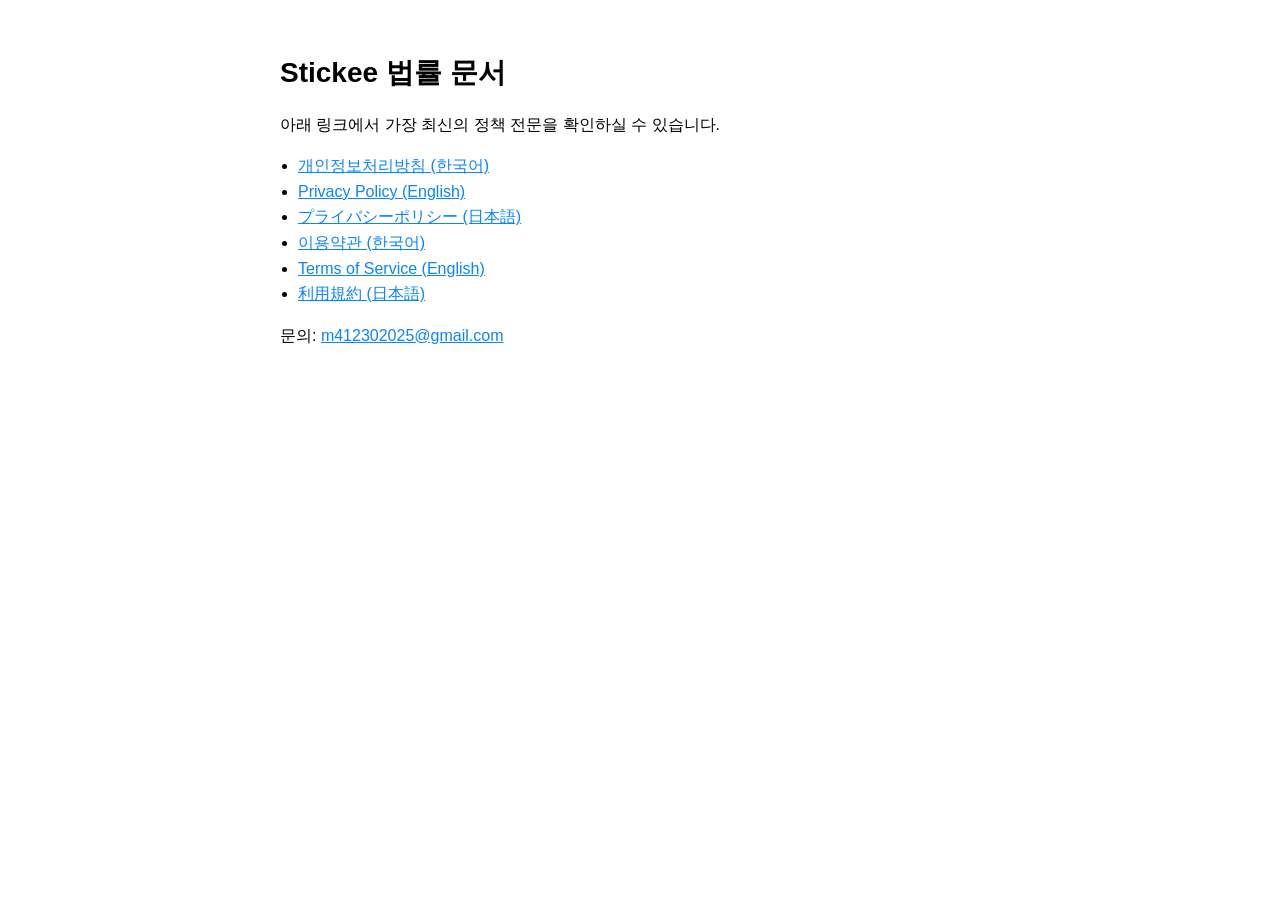
<file: index.html>
<!doctype html>
<html lang="ko">
<head>
<meta charset="utf-8">
<meta name="viewport" content="width=device-width,initial-scale=1">
<title>Stickee — Legal</title>
<style>
  :root { color-scheme: light dark; }
  body { font-family: -apple-system, BlinkMacSystemFont, "Helvetica Neue", sans-serif;
         max-width: 720px; margin: 0 auto; padding: 32px 20px; line-height: 1.6; }
  h1 { font-size: 28px; margin-bottom: 8px; }
  ul { padding-left: 18px; }
  a { color: #0a84ff; }
</style>
</head>
<body>
  <h1>Stickee 법률 문서</h1>
  <p>아래 링크에서 가장 최신의 정책 전문을 확인하실 수 있습니다.</p>
  <ul>
    <li><a href="privacy.html">개인정보처리방침 (한국어)</a></li>
    <li><a href="privacy.en.html">Privacy Policy (English)</a></li>
    <li><a href="privacy.ja.html">プライバシーポリシー (日本語)</a></li>
    <li><a href="terms.html">이용약관 (한국어)</a></li>
    <li><a href="terms.en.html">Terms of Service (English)</a></li>
    <li><a href="terms.ja.html">利用規約 (日本語)</a></li>
  </ul>
  <p>문의: <a href="mailto:m412302025@gmail.com">m412302025@gmail.com</a></p>
</body>
</html>
</file>
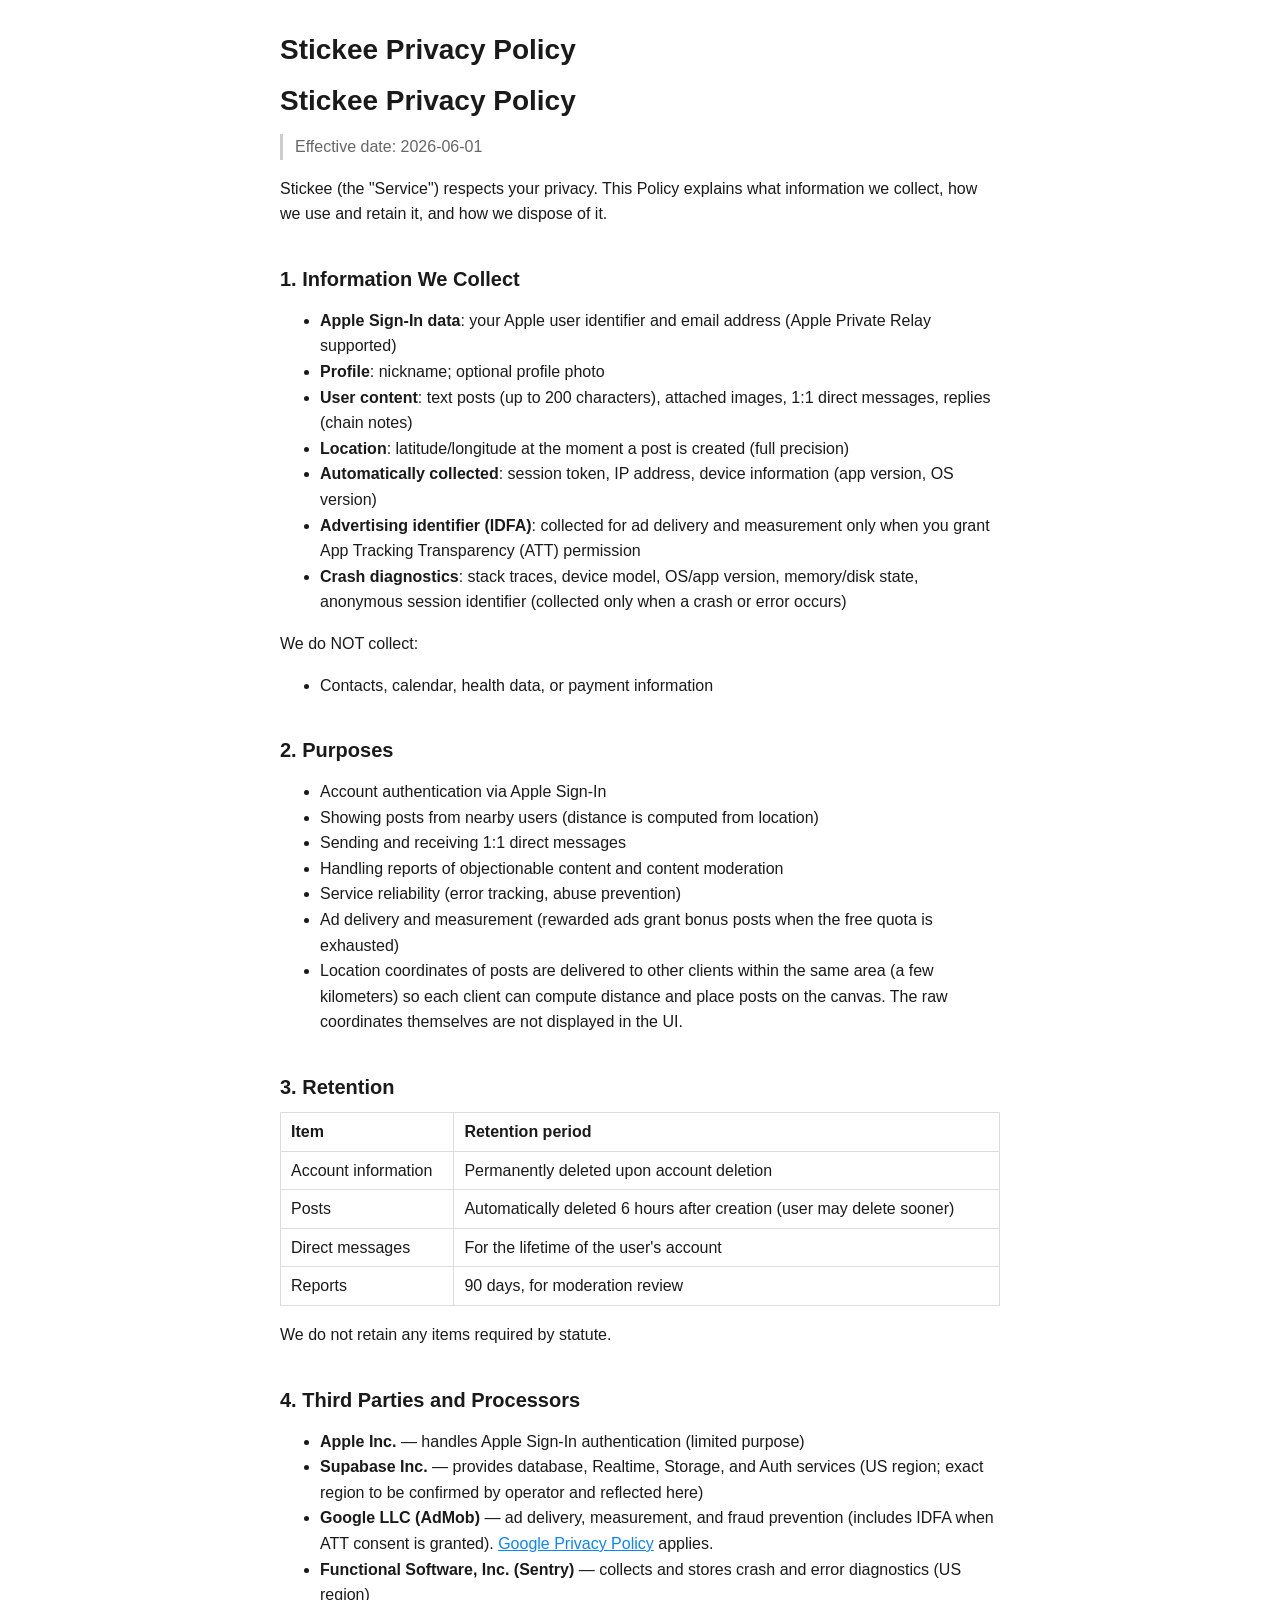
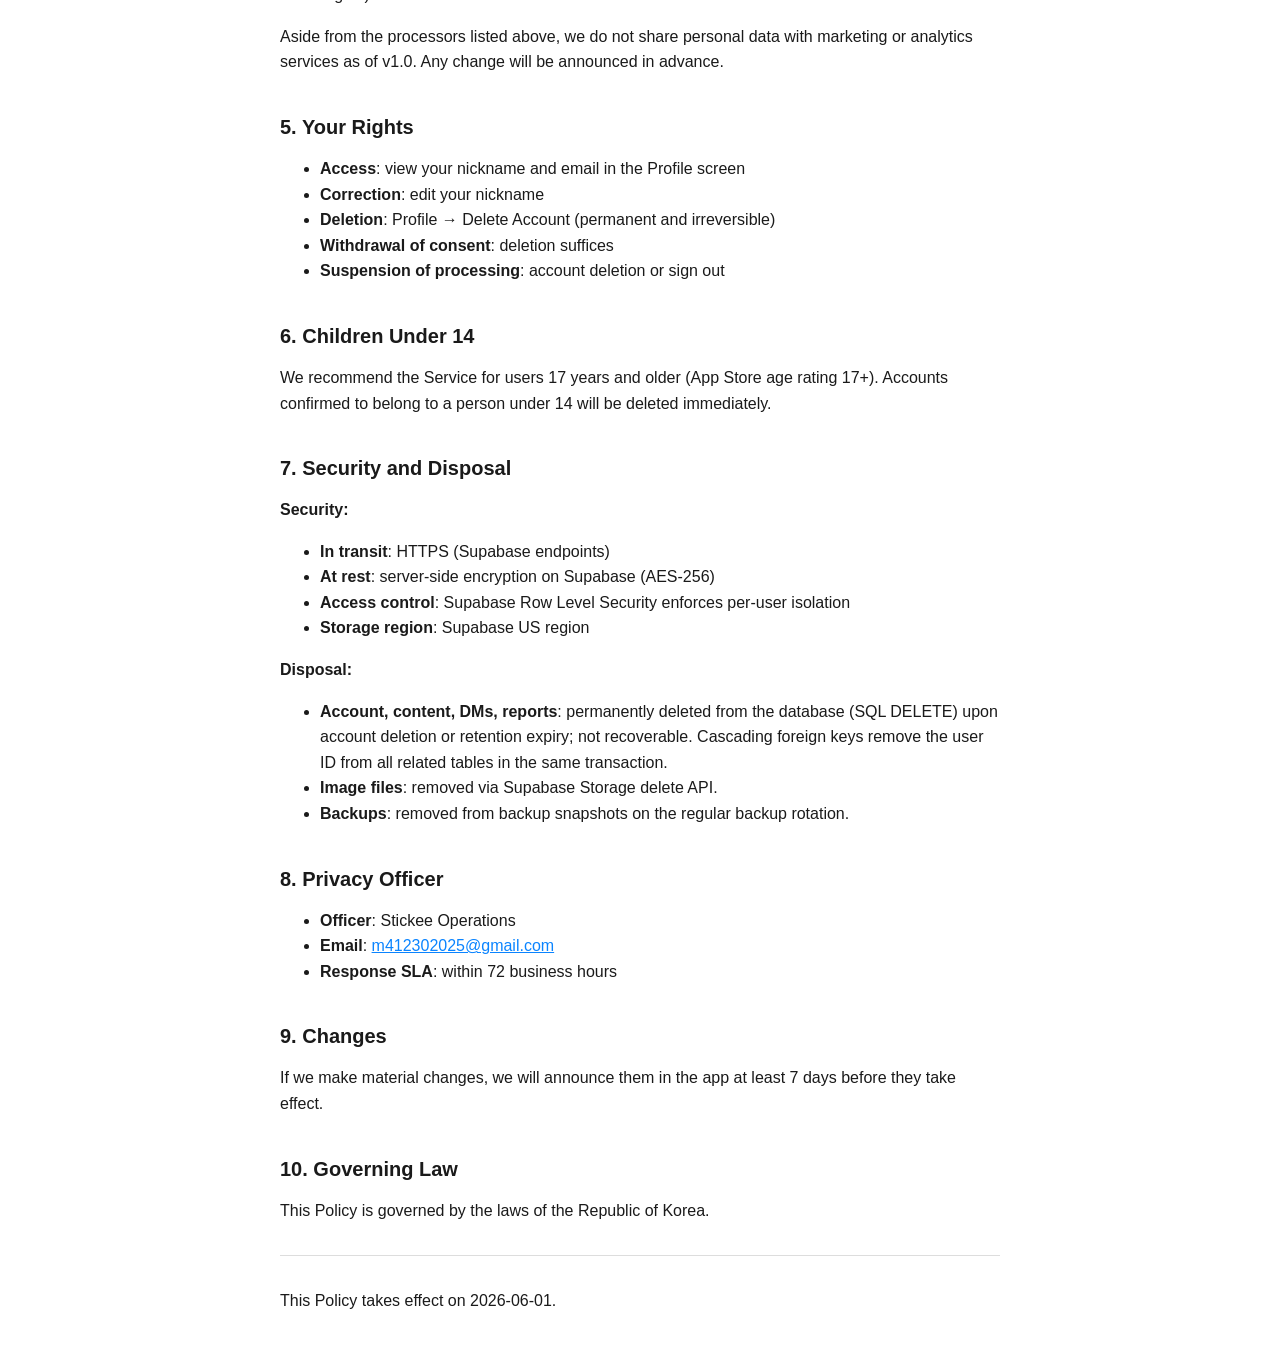
<file: privacy.en.html>
<!DOCTYPE html>
<html xmlns="http://www.w3.org/1999/xhtml">
<head>
  <meta charset="utf-8" />
  <meta name="generator" content="pandoc" />
  <meta name="viewport" content="width=device-width, initial-scale=1.0, user-scalable=yes" />
  <title>Stickee Privacy Policy</title>
  <style>
    /* Default styles provided by pandoc.
    ** See https://pandoc.org/MANUAL.html#variables-for-html for config info.
    */
    span.smallcaps{font-variant: small-caps;}
    div.columns{display: flex; gap: min(4vw, 1.5em);}
    div.column{flex: auto; overflow-x: auto;}
    div.hanging-indent{margin-left: 1.5em; text-indent: -1.5em;}
    /* The extra [class] is a hack that increases specificity enough to
       override a similar rule in reveal.js */
    ul.task-list[class]{list-style: none;}
    ul.task-list li input[type="checkbox"] {
      font-size: inherit;
      width: 0.8em;
      margin: 0 0.8em 0.2em -1.6em;
      vertical-align: middle;
    }
    .display.math{display: block; text-align: center; margin: 0.5rem auto;}
  </style>
  <link rel="stylesheet" href="style.css" />
</head>
<body>
<header id="title-block-header">
<h1 class="title">Stickee Privacy Policy</h1>
</header>
<h1 id="stickee-privacy-policy">Stickee Privacy Policy</h1>
<blockquote>
<p>Effective date: 2026-06-01</p>
</blockquote>
<p>Stickee (the "Service") respects your privacy. This Policy explains
what information we collect, how we use and retain it, and how we
dispose of it.</p>
<h2 id="1-information-we-collect">1. Information We Collect</h2>
<ul>
<li><strong>Apple Sign-In data</strong>: your Apple user identifier and
email address (Apple Private Relay supported)</li>
<li><strong>Profile</strong>: nickname; optional profile photo</li>
<li><strong>User content</strong>: text posts (up to 200 characters),
attached images, 1:1 direct messages, replies (chain notes)</li>
<li><strong>Location</strong>: latitude/longitude at the moment a post
is created (full precision)</li>
<li><strong>Automatically collected</strong>: session token, IP address,
device information (app version, OS version)</li>
<li><strong>Advertising identifier (IDFA)</strong>: collected for ad
delivery and measurement only when you grant App Tracking Transparency
(ATT) permission</li>
<li><strong>Crash diagnostics</strong>: stack traces, device model,
OS/app version, memory/disk state, anonymous session identifier
(collected only when a crash or error occurs)</li>
</ul>
<p>We do NOT collect:</p>
<ul>
<li>Contacts, calendar, health data, or payment information</li>
</ul>
<h2 id="2-purposes">2. Purposes</h2>
<ul>
<li>Account authentication via Apple Sign-In</li>
<li>Showing posts from nearby users (distance is computed from
location)</li>
<li>Sending and receiving 1:1 direct messages</li>
<li>Handling reports of objectionable content and content
moderation</li>
<li>Service reliability (error tracking, abuse prevention)</li>
<li>Ad delivery and measurement (rewarded ads grant bonus posts when the
free quota is exhausted)</li>
<li>Location coordinates of posts are delivered to other clients within
the same area (a few kilometers) so each client can compute distance and
place posts on the canvas. The raw coordinates themselves are not
displayed in the UI.</li>
</ul>
<h2 id="3-retention">3. Retention</h2>
<table>
<thead>
<tr>
<th>Item</th>
<th>Retention period</th>
</tr>
</thead>
<tbody>
<tr>
<td>Account information</td>
<td>Permanently deleted upon account deletion</td>
</tr>
<tr>
<td>Posts</td>
<td>Automatically deleted 6 hours after creation (user may delete
sooner)</td>
</tr>
<tr>
<td>Direct messages</td>
<td>For the lifetime of the user's account</td>
</tr>
<tr>
<td>Reports</td>
<td>90 days, for moderation review</td>
</tr>
</tbody>
</table>
<p>We do not retain any items required by statute.</p>
<h2 id="4-third-parties-and-processors">4. Third Parties and
Processors</h2>
<ul>
<li><strong>Apple Inc.</strong> — handles Apple Sign-In authentication
(limited purpose)</li>
<li><strong>Supabase Inc.</strong> — provides database, Realtime,
Storage, and Auth services (US region; exact region to be confirmed by
operator and reflected here)</li>
<li><strong>Google LLC (AdMob)</strong> — ad delivery, measurement, and
fraud prevention (includes IDFA when ATT consent is granted). <a
href="https://policies.google.com/privacy">Google Privacy Policy</a>
applies.</li>
<li><strong>Functional Software, Inc. (Sentry)</strong> — collects and
stores crash and error diagnostics (US region)</li>
</ul>
<p>Aside from the processors listed above, we do not share personal data
with marketing or analytics services as of v1.0. Any change will be
announced in advance.</p>
<h2 id="5-your-rights">5. Your Rights</h2>
<ul>
<li><strong>Access</strong>: view your nickname and email in the Profile
screen</li>
<li><strong>Correction</strong>: edit your nickname</li>
<li><strong>Deletion</strong>: Profile → Delete Account (permanent and
irreversible)</li>
<li><strong>Withdrawal of consent</strong>: deletion suffices</li>
<li><strong>Suspension of processing</strong>: account deletion or sign
out</li>
</ul>
<h2 id="6-children-under-14">6. Children Under 14</h2>
<p>We recommend the Service for users 17 years and older (App Store age
rating 17+). Accounts confirmed to belong to a person under 14 will be
deleted immediately.</p>
<h2 id="7-security-and-disposal">7. Security and Disposal</h2>
<p><strong>Security:</strong></p>
<ul>
<li><strong>In transit</strong>: HTTPS (Supabase endpoints)</li>
<li><strong>At rest</strong>: server-side encryption on Supabase
(AES-256)</li>
<li><strong>Access control</strong>: Supabase Row Level Security
enforces per-user isolation</li>
<li><strong>Storage region</strong>: Supabase US region</li>
</ul>
<p><strong>Disposal:</strong></p>
<ul>
<li><strong>Account, content, DMs, reports</strong>: permanently deleted
from the database (SQL DELETE) upon account deletion or retention
expiry; not recoverable. Cascading foreign keys remove the user ID from
all related tables in the same transaction.</li>
<li><strong>Image files</strong>: removed via Supabase Storage delete
API.</li>
<li><strong>Backups</strong>: removed from backup snapshots on the
regular backup rotation.</li>
</ul>
<h2 id="8-privacy-officer">8. Privacy Officer</h2>
<ul>
<li><strong>Officer</strong>: Stickee Operations</li>
<li><strong>Email</strong>: <a
href="mailto:m412302025@gmail.com">m412302025@gmail.com</a></li>
<li><strong>Response SLA</strong>: within 72 business hours</li>
</ul>
<h2 id="9-changes">9. Changes</h2>
<p>If we make material changes, we will announce them in the app at
least 7 days before they take effect.</p>
<h2 id="10-governing-law">10. Governing Law</h2>
<p>This Policy is governed by the laws of the Republic of Korea.</p>
<hr />
<p>This Policy takes effect on 2026-06-01.</p>
</body>
</html>
</file>
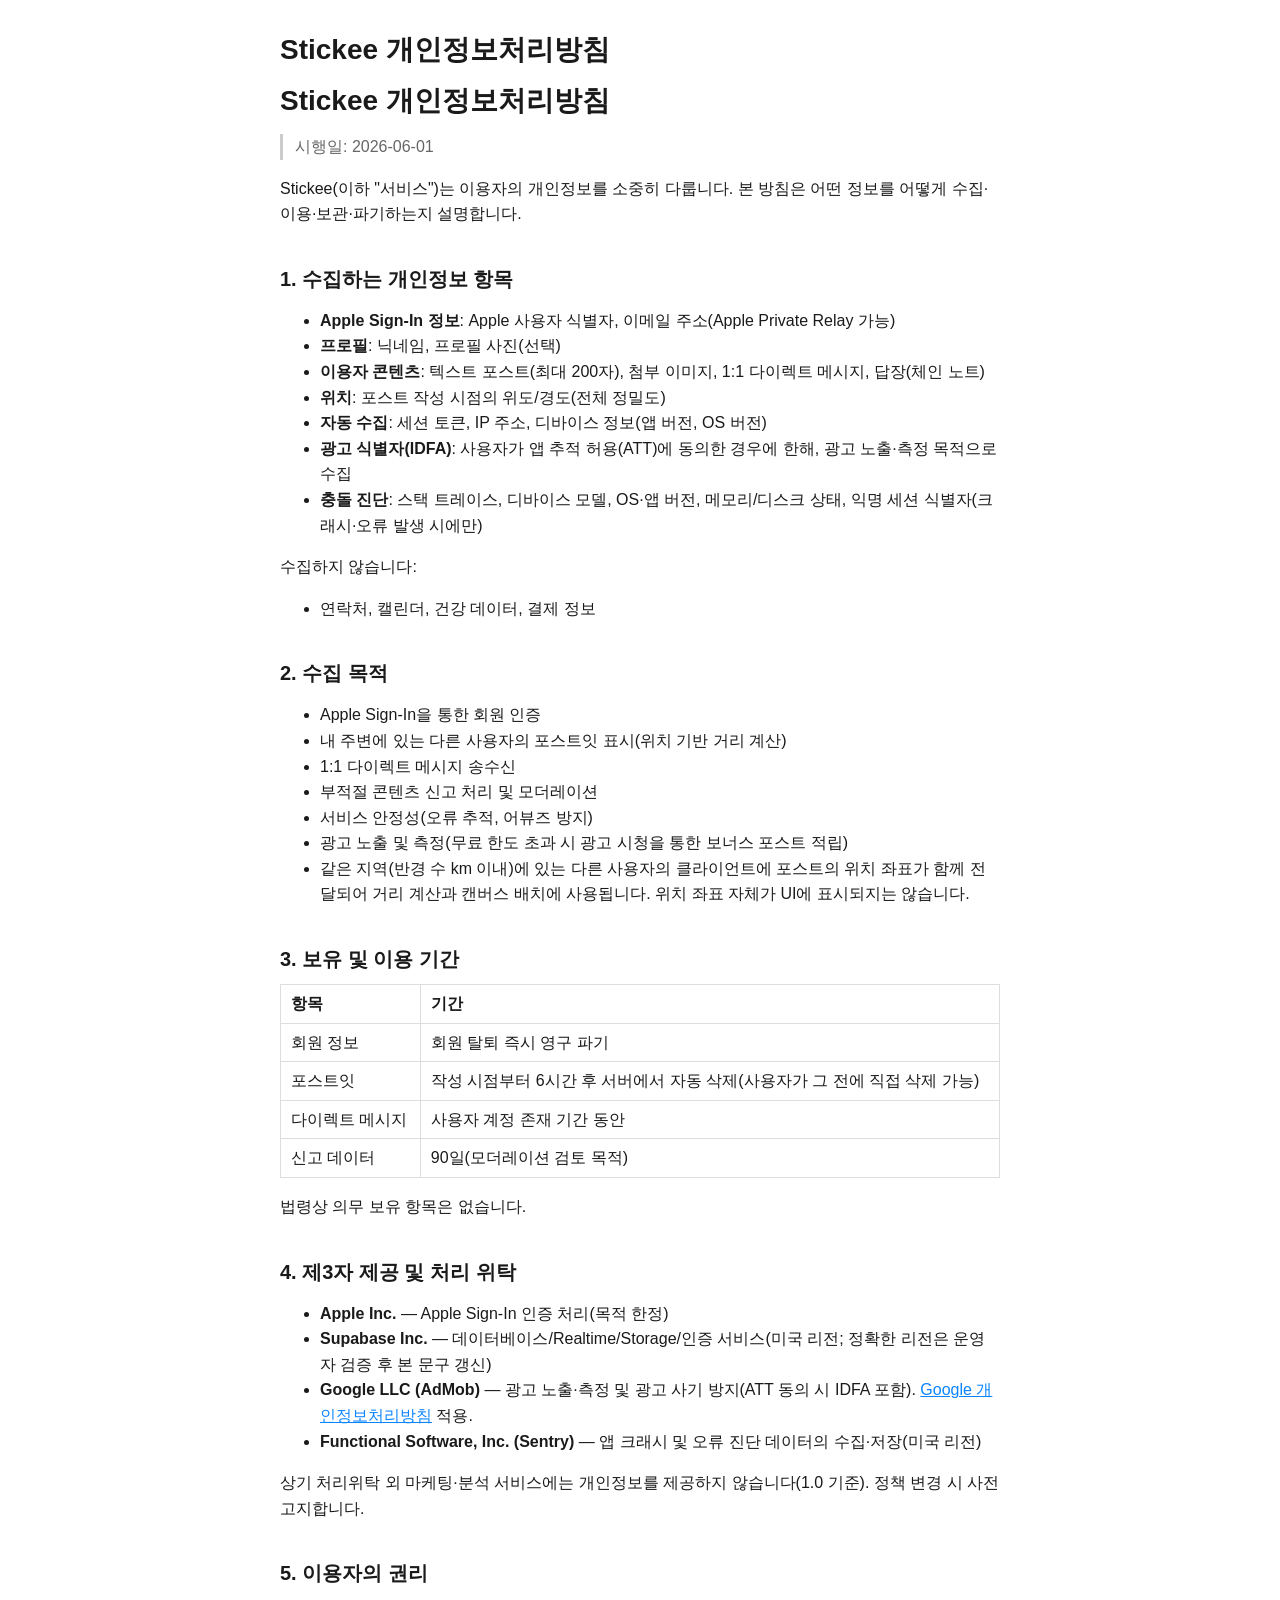
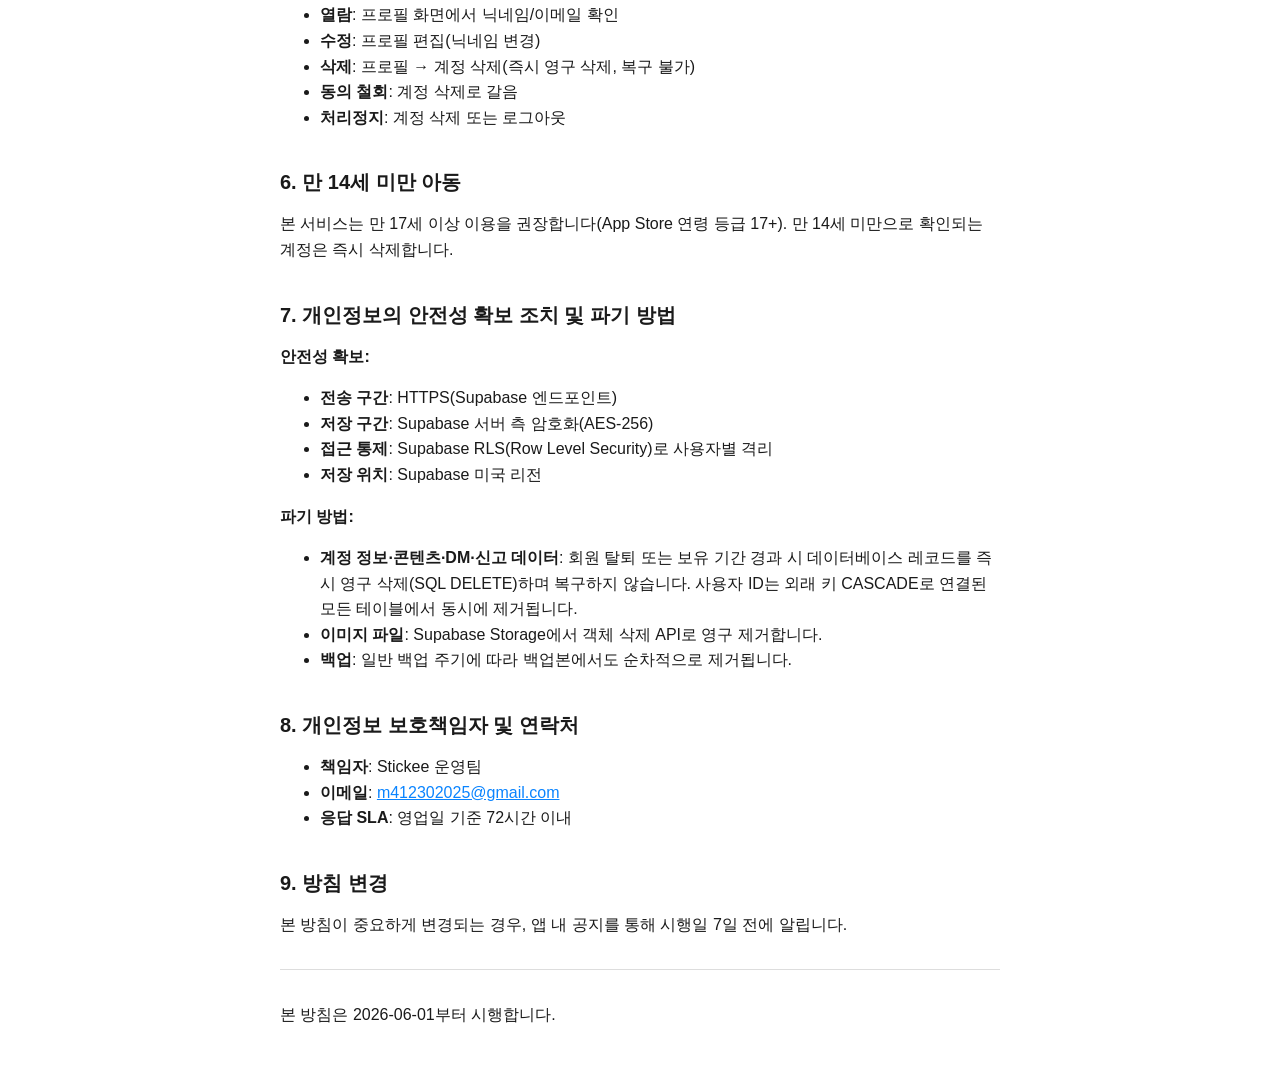
<file: privacy.html>
<!DOCTYPE html>
<html xmlns="http://www.w3.org/1999/xhtml">
<head>
  <meta charset="utf-8" />
  <meta name="generator" content="pandoc" />
  <meta name="viewport" content="width=device-width, initial-scale=1.0, user-scalable=yes" />
  <title>Stickee 개인정보처리방침</title>
  <style>
    /* Default styles provided by pandoc.
    ** See https://pandoc.org/MANUAL.html#variables-for-html for config info.
    */
    span.smallcaps{font-variant: small-caps;}
    div.columns{display: flex; gap: min(4vw, 1.5em);}
    div.column{flex: auto; overflow-x: auto;}
    div.hanging-indent{margin-left: 1.5em; text-indent: -1.5em;}
    /* The extra [class] is a hack that increases specificity enough to
       override a similar rule in reveal.js */
    ul.task-list[class]{list-style: none;}
    ul.task-list li input[type="checkbox"] {
      font-size: inherit;
      width: 0.8em;
      margin: 0 0.8em 0.2em -1.6em;
      vertical-align: middle;
    }
    .display.math{display: block; text-align: center; margin: 0.5rem auto;}
  </style>
  <link rel="stylesheet" href="style.css" />
</head>
<body>
<header id="title-block-header">
<h1 class="title">Stickee 개인정보처리방침</h1>
</header>
<h1 id="stickee-개인정보처리방침">Stickee 개인정보처리방침</h1>
<blockquote>
<p>시행일: 2026-06-01</p>
</blockquote>
<p>Stickee(이하 "서비스")는 이용자의 개인정보를 소중히 다룹니다. 본
방침은 어떤 정보를 어떻게 수집·이용·보관·파기하는지 설명합니다.</p>
<h2 id="1-수집하는-개인정보-항목">1. 수집하는 개인정보 항목</h2>
<ul>
<li><strong>Apple Sign-In 정보</strong>: Apple 사용자 식별자, 이메일
주소(Apple Private Relay 가능)</li>
<li><strong>프로필</strong>: 닉네임, 프로필 사진(선택)</li>
<li><strong>이용자 콘텐츠</strong>: 텍스트 포스트(최대 200자), 첨부
이미지, 1:1 다이렉트 메시지, 답장(체인 노트)</li>
<li><strong>위치</strong>: 포스트 작성 시점의 위도/경도(전체
정밀도)</li>
<li><strong>자동 수집</strong>: 세션 토큰, IP 주소, 디바이스 정보(앱
버전, OS 버전)</li>
<li><strong>광고 식별자(IDFA)</strong>: 사용자가 앱 추적 허용(ATT)에
동의한 경우에 한해, 광고 노출·측정 목적으로 수집</li>
<li><strong>충돌 진단</strong>: 스택 트레이스, 디바이스 모델, OS·앱
버전, 메모리/디스크 상태, 익명 세션 식별자(크래시·오류 발생 시에만)</li>
</ul>
<p>수집하지 않습니다:</p>
<ul>
<li>연락처, 캘린더, 건강 데이터, 결제 정보</li>
</ul>
<h2 id="2-수집-목적">2. 수집 목적</h2>
<ul>
<li>Apple Sign-In을 통한 회원 인증</li>
<li>내 주변에 있는 다른 사용자의 포스트잇 표시(위치 기반 거리 계산)</li>
<li>1:1 다이렉트 메시지 송수신</li>
<li>부적절 콘텐츠 신고 처리 및 모더레이션</li>
<li>서비스 안정성(오류 추적, 어뷰즈 방지)</li>
<li>광고 노출 및 측정(무료 한도 초과 시 광고 시청을 통한 보너스 포스트
적립)</li>
<li>같은 지역(반경 수 km 이내)에 있는 다른 사용자의 클라이언트에
포스트의 위치 좌표가 함께 전달되어 거리 계산과 캔버스 배치에 사용됩니다.
위치 좌표 자체가 UI에 표시되지는 않습니다.</li>
</ul>
<h2 id="3-보유-및-이용-기간">3. 보유 및 이용 기간</h2>
<table>
<thead>
<tr>
<th>항목</th>
<th>기간</th>
</tr>
</thead>
<tbody>
<tr>
<td>회원 정보</td>
<td>회원 탈퇴 즉시 영구 파기</td>
</tr>
<tr>
<td>포스트잇</td>
<td>작성 시점부터 6시간 후 서버에서 자동 삭제(사용자가 그 전에 직접 삭제
가능)</td>
</tr>
<tr>
<td>다이렉트 메시지</td>
<td>사용자 계정 존재 기간 동안</td>
</tr>
<tr>
<td>신고 데이터</td>
<td>90일(모더레이션 검토 목적)</td>
</tr>
</tbody>
</table>
<p>법령상 의무 보유 항목은 없습니다.</p>
<h2 id="4-제3자-제공-및-처리-위탁">4. 제3자 제공 및 처리 위탁</h2>
<ul>
<li><strong>Apple Inc.</strong> — Apple Sign-In 인증 처리(목적
한정)</li>
<li><strong>Supabase Inc.</strong> — 데이터베이스/Realtime/Storage/인증
서비스(미국 리전; 정확한 리전은 운영자 검증 후 본 문구 갱신)</li>
<li><strong>Google LLC (AdMob)</strong> — 광고 노출·측정 및 광고 사기
방지(ATT 동의 시 IDFA 포함). <a
href="https://policies.google.com/privacy">Google 개인정보처리방침</a>
적용.</li>
<li><strong>Functional Software, Inc. (Sentry)</strong> — 앱 크래시 및
오류 진단 데이터의 수집·저장(미국 리전)</li>
</ul>
<p>상기 처리위탁 외 마케팅·분석 서비스에는 개인정보를 제공하지
않습니다(1.0 기준). 정책 변경 시 사전 고지합니다.</p>
<h2 id="5-이용자의-권리">5. 이용자의 권리</h2>
<ul>
<li><strong>열람</strong>: 프로필 화면에서 닉네임/이메일 확인</li>
<li><strong>수정</strong>: 프로필 편집(닉네임 변경)</li>
<li><strong>삭제</strong>: 프로필 → 계정 삭제(즉시 영구 삭제, 복구
불가)</li>
<li><strong>동의 철회</strong>: 계정 삭제로 갈음</li>
<li><strong>처리정지</strong>: 계정 삭제 또는 로그아웃</li>
</ul>
<h2 id="6-만-14세-미만-아동">6. 만 14세 미만 아동</h2>
<p>본 서비스는 만 17세 이상 이용을 권장합니다(App Store 연령 등급 17+).
만 14세 미만으로 확인되는 계정은 즉시 삭제합니다.</p>
<h2 id="7-개인정보의-안전성-확보-조치-및-파기-방법">7. 개인정보의 안전성
확보 조치 및 파기 방법</h2>
<p><strong>안전성 확보:</strong></p>
<ul>
<li><strong>전송 구간</strong>: HTTPS(Supabase 엔드포인트)</li>
<li><strong>저장 구간</strong>: Supabase 서버 측 암호화(AES-256)</li>
<li><strong>접근 통제</strong>: Supabase RLS(Row Level Security)로
사용자별 격리</li>
<li><strong>저장 위치</strong>: Supabase 미국 리전</li>
</ul>
<p><strong>파기 방법:</strong></p>
<ul>
<li><strong>계정 정보·콘텐츠·DM·신고 데이터</strong>: 회원 탈퇴 또는
보유 기간 경과 시 데이터베이스 레코드를 즉시 영구 삭제(SQL DELETE)하며
복구하지 않습니다. 사용자 ID는 외래 키 CASCADE로 연결된 모든 테이블에서
동시에 제거됩니다.</li>
<li><strong>이미지 파일</strong>: Supabase Storage에서 객체 삭제 API로
영구 제거합니다.</li>
<li><strong>백업</strong>: 일반 백업 주기에 따라 백업본에서도 순차적으로
제거됩니다.</li>
</ul>
<h2 id="8-개인정보-보호책임자-및-연락처">8. 개인정보 보호책임자 및
연락처</h2>
<ul>
<li><strong>책임자</strong>: Stickee 운영팀</li>
<li><strong>이메일</strong>: <a
href="mailto:m412302025@gmail.com">m412302025@gmail.com</a></li>
<li><strong>응답 SLA</strong>: 영업일 기준 72시간 이내</li>
</ul>
<h2 id="9-방침-변경">9. 방침 변경</h2>
<p>본 방침이 중요하게 변경되는 경우, 앱 내 공지를 통해 시행일 7일 전에
알립니다.</p>
<hr />
<p>본 방침은 2026-06-01부터 시행합니다.</p>
</body>
</html>
</file>
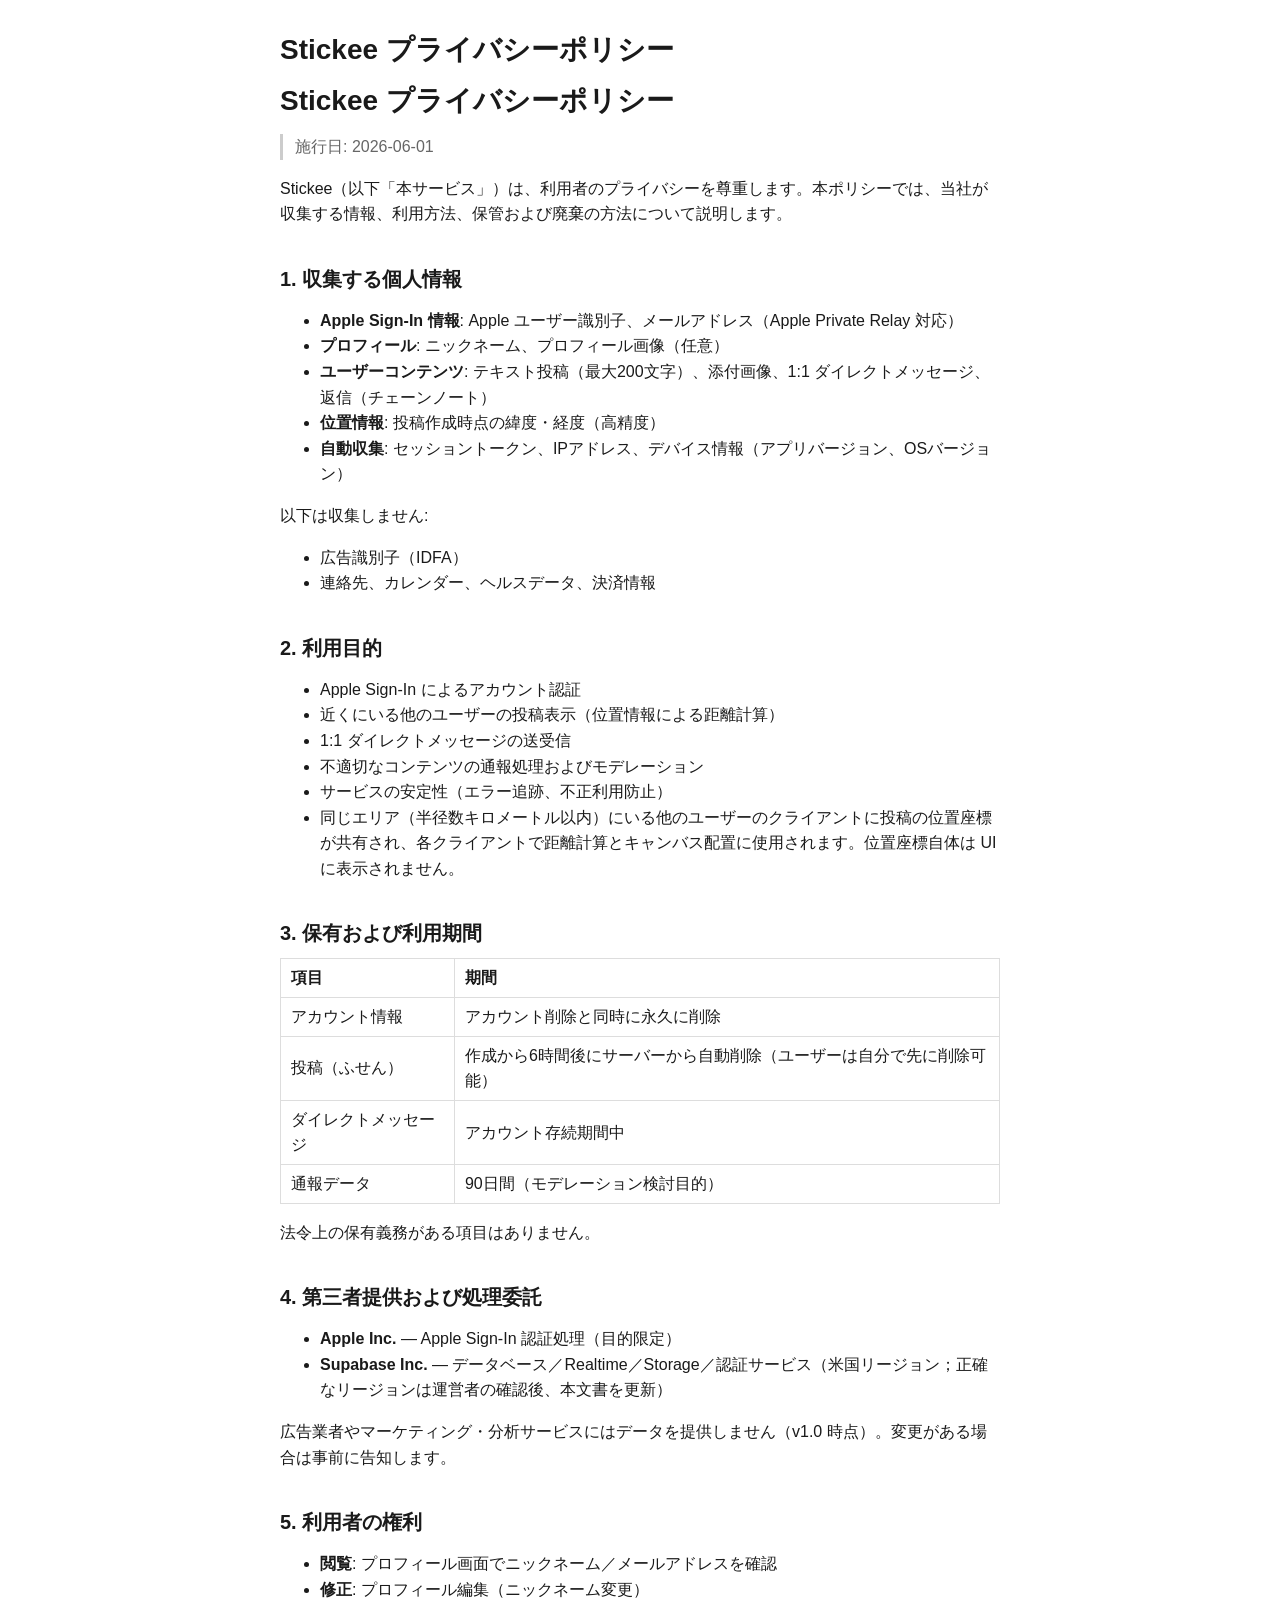
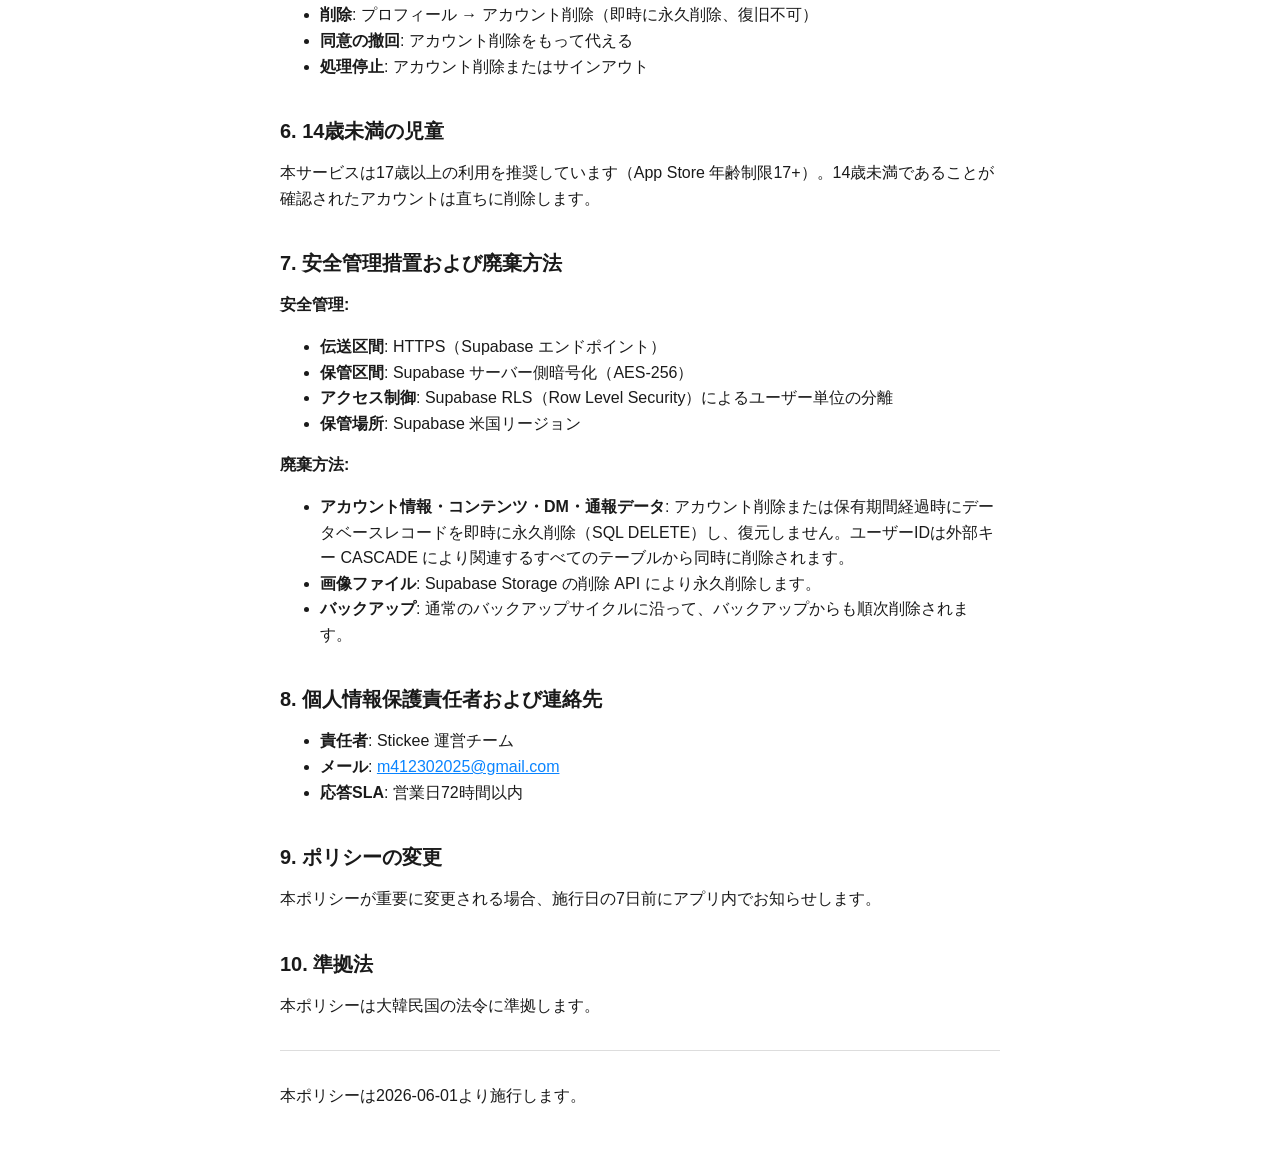
<file: privacy.ja.html>
<!DOCTYPE html>
<html xmlns="http://www.w3.org/1999/xhtml">
<head>
  <meta charset="utf-8" />
  <meta name="generator" content="pandoc" />
  <meta name="viewport" content="width=device-width, initial-scale=1.0, user-scalable=yes" />
  <title>Stickee プライバシーポリシー</title>
  <style>
    /* Default styles provided by pandoc.
    ** See https://pandoc.org/MANUAL.html#variables-for-html for config info.
    */
    span.smallcaps{font-variant: small-caps;}
    div.columns{display: flex; gap: min(4vw, 1.5em);}
    div.column{flex: auto; overflow-x: auto;}
    div.hanging-indent{margin-left: 1.5em; text-indent: -1.5em;}
    /* The extra [class] is a hack that increases specificity enough to
       override a similar rule in reveal.js */
    ul.task-list[class]{list-style: none;}
    ul.task-list li input[type="checkbox"] {
      font-size: inherit;
      width: 0.8em;
      margin: 0 0.8em 0.2em -1.6em;
      vertical-align: middle;
    }
    .display.math{display: block; text-align: center; margin: 0.5rem auto;}
  </style>
  <link rel="stylesheet" href="style.css" />
</head>
<body>
<header id="title-block-header">
<h1 class="title">Stickee プライバシーポリシー</h1>
</header>
<h1 id="stickee-プライバシーポリシー">Stickee プライバシーポリシー</h1>
<blockquote>
<p>施行日: 2026-06-01</p>
</blockquote>
<p>Stickee（以下「本サービス」）は、利用者のプライバシーを尊重します。本ポリシーでは、当社が収集する情報、利用方法、保管および廃棄の方法について説明します。</p>
<h2 id="1-収集する個人情報">1. 収集する個人情報</h2>
<ul>
<li><strong>Apple Sign-In 情報</strong>: Apple
ユーザー識別子、メールアドレス（Apple Private Relay 対応）</li>
<li><strong>プロフィール</strong>:
ニックネーム、プロフィール画像（任意）</li>
<li><strong>ユーザーコンテンツ</strong>:
テキスト投稿（最大200文字）、添付画像、1:1
ダイレクトメッセージ、返信（チェーンノート）</li>
<li><strong>位置情報</strong>: 投稿作成時点の緯度・経度（高精度）</li>
<li><strong>自動収集</strong>:
セッショントークン、IPアドレス、デバイス情報（アプリバージョン、OSバージョン）</li>
</ul>
<p>以下は収集しません:</p>
<ul>
<li>広告識別子（IDFA）</li>
<li>連絡先、カレンダー、ヘルスデータ、決済情報</li>
</ul>
<h2 id="2-利用目的">2. 利用目的</h2>
<ul>
<li>Apple Sign-In によるアカウント認証</li>
<li>近くにいる他のユーザーの投稿表示（位置情報による距離計算）</li>
<li>1:1 ダイレクトメッセージの送受信</li>
<li>不適切なコンテンツの通報処理およびモデレーション</li>
<li>サービスの安定性（エラー追跡、不正利用防止）</li>
<li>同じエリア（半径数キロメートル以内）にいる他のユーザーのクライアントに投稿の位置座標が共有され、各クライアントで距離計算とキャンバス配置に使用されます。位置座標自体は
UI に表示されません。</li>
</ul>
<h2 id="3-保有および利用期間">3. 保有および利用期間</h2>
<table>
<thead>
<tr>
<th>項目</th>
<th>期間</th>
</tr>
</thead>
<tbody>
<tr>
<td>アカウント情報</td>
<td>アカウント削除と同時に永久に削除</td>
</tr>
<tr>
<td>投稿（ふせん）</td>
<td>作成から6時間後にサーバーから自動削除（ユーザーは自分で先に削除可能）</td>
</tr>
<tr>
<td>ダイレクトメッセージ</td>
<td>アカウント存続期間中</td>
</tr>
<tr>
<td>通報データ</td>
<td>90日間（モデレーション検討目的）</td>
</tr>
</tbody>
</table>
<p>法令上の保有義務がある項目はありません。</p>
<h2 id="4-第三者提供および処理委託">4. 第三者提供および処理委託</h2>
<ul>
<li><strong>Apple Inc.</strong> — Apple Sign-In
認証処理（目的限定）</li>
<li><strong>Supabase Inc.</strong> —
データベース／Realtime／Storage／認証サービス（米国リージョン；正確なリージョンは運営者の確認後、本文書を更新）</li>
</ul>
<p>広告業者やマーケティング・分析サービスにはデータを提供しません（v1.0
時点）。変更がある場合は事前に告知します。</p>
<h2 id="5-利用者の権利">5. 利用者の権利</h2>
<ul>
<li><strong>閲覧</strong>:
プロフィール画面でニックネーム／メールアドレスを確認</li>
<li><strong>修正</strong>: プロフィール編集（ニックネーム変更）</li>
<li><strong>削除</strong>: プロフィール →
アカウント削除（即時に永久削除、復旧不可）</li>
<li><strong>同意の撤回</strong>: アカウント削除をもって代える</li>
<li><strong>処理停止</strong>: アカウント削除またはサインアウト</li>
</ul>
<h2 id="6-14歳未満の児童">6. 14歳未満の児童</h2>
<p>本サービスは17歳以上の利用を推奨しています（App Store
年齢制限17+）。14歳未満であることが確認されたアカウントは直ちに削除します。</p>
<h2 id="7-安全管理措置および廃棄方法">7. 安全管理措置および廃棄方法</h2>
<p><strong>安全管理:</strong></p>
<ul>
<li><strong>伝送区間</strong>: HTTPS（Supabase エンドポイント）</li>
<li><strong>保管区間</strong>: Supabase サーバー側暗号化（AES-256）</li>
<li><strong>アクセス制御</strong>: Supabase RLS（Row Level
Security）によるユーザー単位の分離</li>
<li><strong>保管場所</strong>: Supabase 米国リージョン</li>
</ul>
<p><strong>廃棄方法:</strong></p>
<ul>
<li><strong>アカウント情報・コンテンツ・DM・通報データ</strong>:
アカウント削除または保有期間経過時にデータベースレコードを即時に永久削除（SQL
DELETE）し、復元しません。ユーザーIDは外部キー CASCADE
により関連するすべてのテーブルから同時に削除されます。</li>
<li><strong>画像ファイル</strong>: Supabase Storage の削除 API
により永久削除します。</li>
<li><strong>バックアップ</strong>:
通常のバックアップサイクルに沿って、バックアップからも順次削除されます。</li>
</ul>
<h2 id="8-個人情報保護責任者および連絡先">8.
個人情報保護責任者および連絡先</h2>
<ul>
<li><strong>責任者</strong>: Stickee 運営チーム</li>
<li><strong>メール</strong>: <a
href="mailto:m412302025@gmail.com">m412302025@gmail.com</a></li>
<li><strong>応答SLA</strong>: 営業日72時間以内</li>
</ul>
<h2 id="9-ポリシーの変更">9. ポリシーの変更</h2>
<p>本ポリシーが重要に変更される場合、施行日の7日前にアプリ内でお知らせします。</p>
<h2 id="10-準拠法">10. 準拠法</h2>
<p>本ポリシーは大韓民国の法令に準拠します。</p>
<hr />
<p>本ポリシーは2026-06-01より施行します。</p>
</body>
</html>
</file>
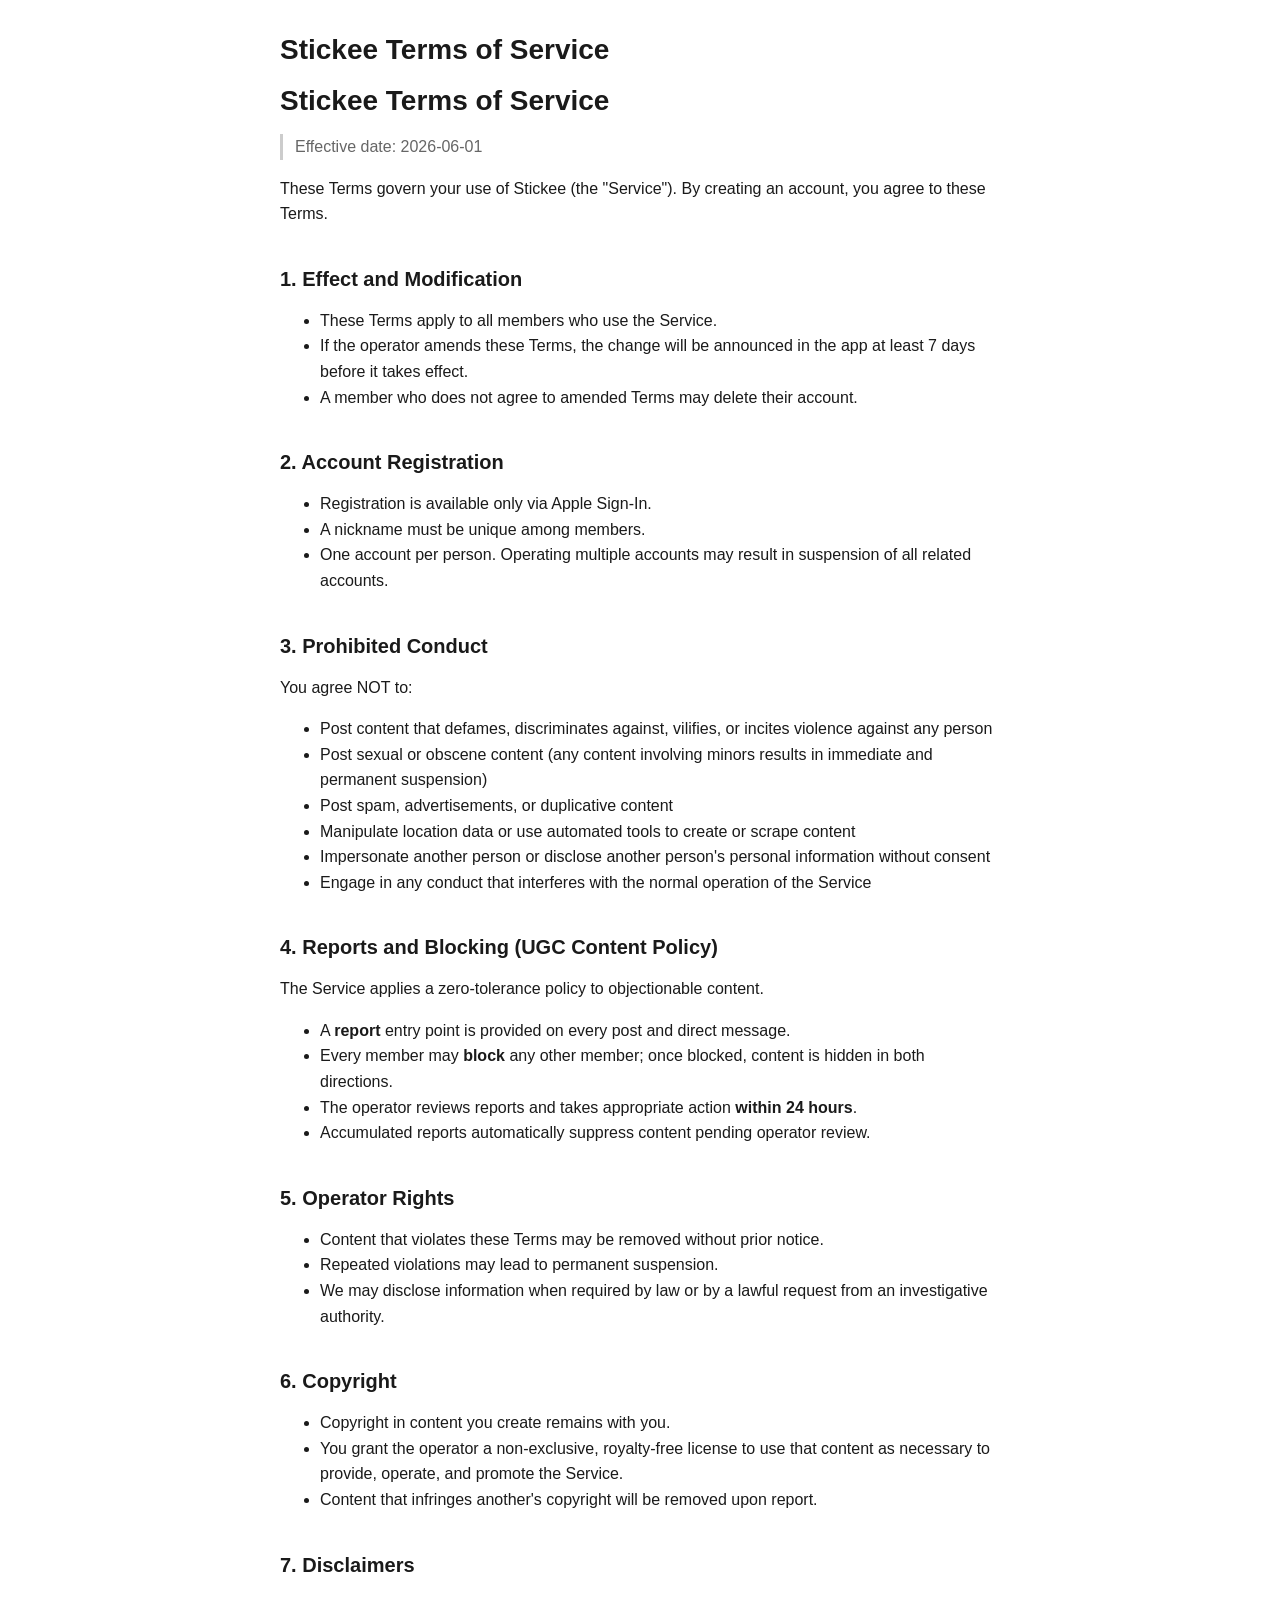
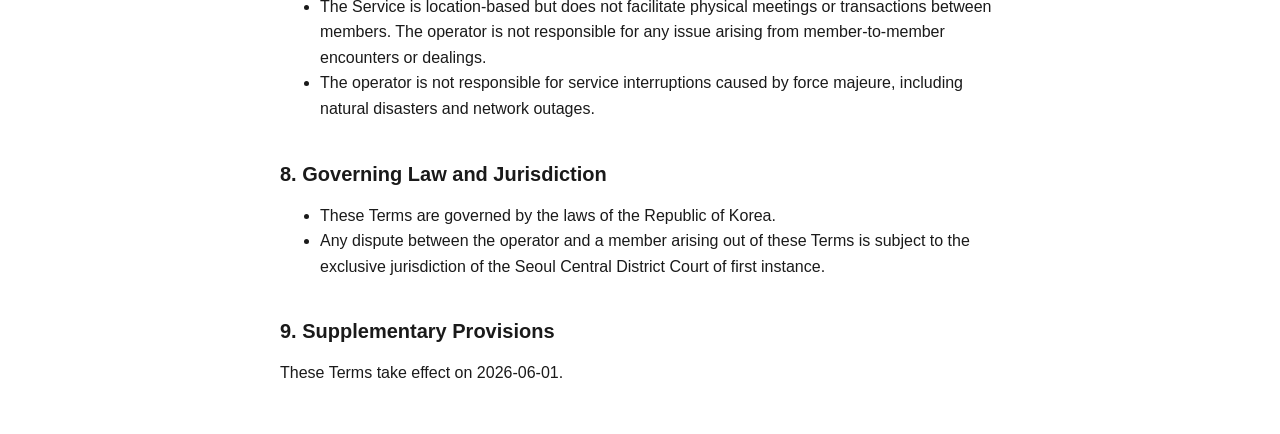
<file: terms.en.html>
<!DOCTYPE html>
<html xmlns="http://www.w3.org/1999/xhtml">
<head>
  <meta charset="utf-8" />
  <meta name="generator" content="pandoc" />
  <meta name="viewport" content="width=device-width, initial-scale=1.0, user-scalable=yes" />
  <title>Stickee Terms of Service</title>
  <style>
    /* Default styles provided by pandoc.
    ** See https://pandoc.org/MANUAL.html#variables-for-html for config info.
    */
    span.smallcaps{font-variant: small-caps;}
    div.columns{display: flex; gap: min(4vw, 1.5em);}
    div.column{flex: auto; overflow-x: auto;}
    div.hanging-indent{margin-left: 1.5em; text-indent: -1.5em;}
    /* The extra [class] is a hack that increases specificity enough to
       override a similar rule in reveal.js */
    ul.task-list[class]{list-style: none;}
    ul.task-list li input[type="checkbox"] {
      font-size: inherit;
      width: 0.8em;
      margin: 0 0.8em 0.2em -1.6em;
      vertical-align: middle;
    }
    .display.math{display: block; text-align: center; margin: 0.5rem auto;}
  </style>
  <link rel="stylesheet" href="style.css" />
</head>
<body>
<header id="title-block-header">
<h1 class="title">Stickee Terms of Service</h1>
</header>
<h1 id="stickee-terms-of-service">Stickee Terms of Service</h1>
<blockquote>
<p>Effective date: 2026-06-01</p>
</blockquote>
<p>These Terms govern your use of Stickee (the "Service"). By creating
an account, you agree to these Terms.</p>
<h2 id="1-effect-and-modification">1. Effect and Modification</h2>
<ul>
<li>These Terms apply to all members who use the Service.</li>
<li>If the operator amends these Terms, the change will be announced in
the app at least 7 days before it takes effect.</li>
<li>A member who does not agree to amended Terms may delete their
account.</li>
</ul>
<h2 id="2-account-registration">2. Account Registration</h2>
<ul>
<li>Registration is available only via Apple Sign-In.</li>
<li>A nickname must be unique among members.</li>
<li>One account per person. Operating multiple accounts may result in
suspension of all related accounts.</li>
</ul>
<h2 id="3-prohibited-conduct">3. Prohibited Conduct</h2>
<p>You agree NOT to:</p>
<ul>
<li>Post content that defames, discriminates against, vilifies, or
incites violence against any person</li>
<li>Post sexual or obscene content (any content involving minors results
in immediate and permanent suspension)</li>
<li>Post spam, advertisements, or duplicative content</li>
<li>Manipulate location data or use automated tools to create or scrape
content</li>
<li>Impersonate another person or disclose another person's personal
information without consent</li>
<li>Engage in any conduct that interferes with the normal operation of
the Service</li>
</ul>
<h2 id="4-reports-and-blocking-ugc-content-policy">4. Reports and
Blocking (UGC Content Policy)</h2>
<p>The Service applies a zero-tolerance policy to objectionable
content.</p>
<ul>
<li>A <strong>report</strong> entry point is provided on every post and
direct message.</li>
<li>Every member may <strong>block</strong> any other member; once
blocked, content is hidden in both directions.</li>
<li>The operator reviews reports and takes appropriate action
<strong>within 24 hours</strong>.</li>
<li>Accumulated reports automatically suppress content pending operator
review.</li>
</ul>
<h2 id="5-operator-rights">5. Operator Rights</h2>
<ul>
<li>Content that violates these Terms may be removed without prior
notice.</li>
<li>Repeated violations may lead to permanent suspension.</li>
<li>We may disclose information when required by law or by a lawful
request from an investigative authority.</li>
</ul>
<h2 id="6-copyright">6. Copyright</h2>
<ul>
<li>Copyright in content you create remains with you.</li>
<li>You grant the operator a non-exclusive, royalty-free license to use
that content as necessary to provide, operate, and promote the
Service.</li>
<li>Content that infringes another's copyright will be removed upon
report.</li>
</ul>
<h2 id="7-disclaimers">7. Disclaimers</h2>
<ul>
<li>The Service is location-based but does not facilitate physical
meetings or transactions between members. The operator is not
responsible for any issue arising from member-to-member encounters or
dealings.</li>
<li>The operator is not responsible for service interruptions caused by
force majeure, including natural disasters and network outages.</li>
</ul>
<h2 id="8-governing-law-and-jurisdiction">8. Governing Law and
Jurisdiction</h2>
<ul>
<li>These Terms are governed by the laws of the Republic of Korea.</li>
<li>Any dispute between the operator and a member arising out of these
Terms is subject to the exclusive jurisdiction of the Seoul Central
District Court of first instance.</li>
</ul>
<h2 id="9-supplementary-provisions">9. Supplementary Provisions</h2>
<p>These Terms take effect on 2026-06-01.</p>
</body>
</html>
</file>
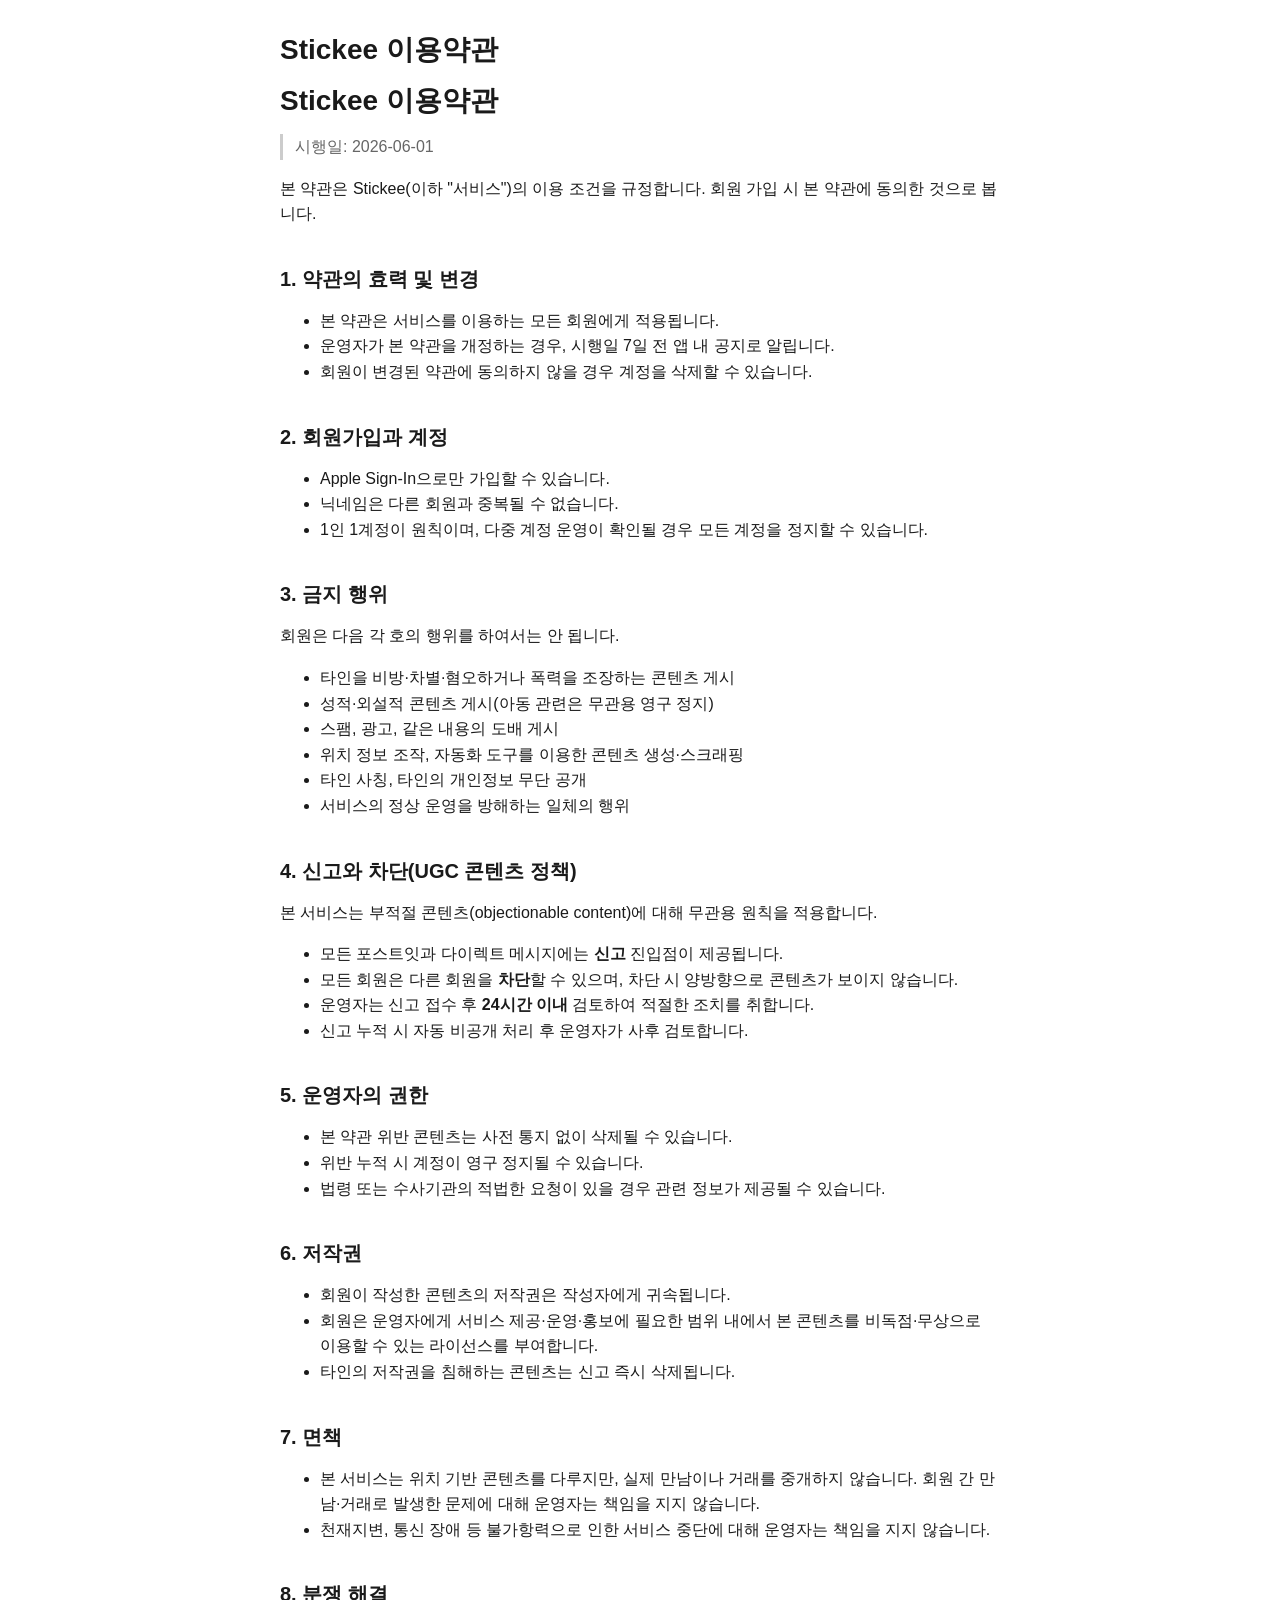
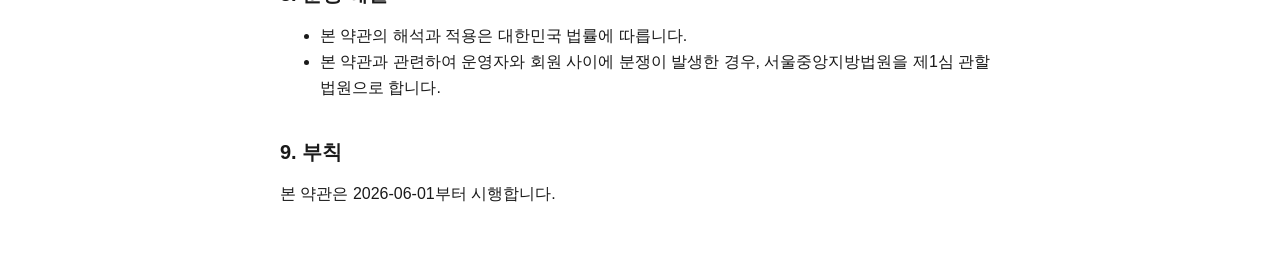
<file: terms.html>
<!DOCTYPE html>
<html xmlns="http://www.w3.org/1999/xhtml">
<head>
  <meta charset="utf-8" />
  <meta name="generator" content="pandoc" />
  <meta name="viewport" content="width=device-width, initial-scale=1.0, user-scalable=yes" />
  <title>Stickee 이용약관</title>
  <style>
    /* Default styles provided by pandoc.
    ** See https://pandoc.org/MANUAL.html#variables-for-html for config info.
    */
    span.smallcaps{font-variant: small-caps;}
    div.columns{display: flex; gap: min(4vw, 1.5em);}
    div.column{flex: auto; overflow-x: auto;}
    div.hanging-indent{margin-left: 1.5em; text-indent: -1.5em;}
    /* The extra [class] is a hack that increases specificity enough to
       override a similar rule in reveal.js */
    ul.task-list[class]{list-style: none;}
    ul.task-list li input[type="checkbox"] {
      font-size: inherit;
      width: 0.8em;
      margin: 0 0.8em 0.2em -1.6em;
      vertical-align: middle;
    }
    .display.math{display: block; text-align: center; margin: 0.5rem auto;}
  </style>
  <link rel="stylesheet" href="style.css" />
</head>
<body>
<header id="title-block-header">
<h1 class="title">Stickee 이용약관</h1>
</header>
<h1 id="stickee-이용약관">Stickee 이용약관</h1>
<blockquote>
<p>시행일: 2026-06-01</p>
</blockquote>
<p>본 약관은 Stickee(이하 "서비스")의 이용 조건을 규정합니다. 회원 가입
시 본 약관에 동의한 것으로 봅니다.</p>
<h2 id="1-약관의-효력-및-변경">1. 약관의 효력 및 변경</h2>
<ul>
<li>본 약관은 서비스를 이용하는 모든 회원에게 적용됩니다.</li>
<li>운영자가 본 약관을 개정하는 경우, 시행일 7일 전 앱 내 공지로
알립니다.</li>
<li>회원이 변경된 약관에 동의하지 않을 경우 계정을 삭제할 수
있습니다.</li>
</ul>
<h2 id="2-회원가입과-계정">2. 회원가입과 계정</h2>
<ul>
<li>Apple Sign-In으로만 가입할 수 있습니다.</li>
<li>닉네임은 다른 회원과 중복될 수 없습니다.</li>
<li>1인 1계정이 원칙이며, 다중 계정 운영이 확인될 경우 모든 계정을
정지할 수 있습니다.</li>
</ul>
<h2 id="3-금지-행위">3. 금지 행위</h2>
<p>회원은 다음 각 호의 행위를 하여서는 안 됩니다.</p>
<ul>
<li>타인을 비방·차별·혐오하거나 폭력을 조장하는 콘텐츠 게시</li>
<li>성적·외설적 콘텐츠 게시(아동 관련은 무관용 영구 정지)</li>
<li>스팸, 광고, 같은 내용의 도배 게시</li>
<li>위치 정보 조작, 자동화 도구를 이용한 콘텐츠 생성·스크래핑</li>
<li>타인 사칭, 타인의 개인정보 무단 공개</li>
<li>서비스의 정상 운영을 방해하는 일체의 행위</li>
</ul>
<h2 id="4-신고와-차단ugc-콘텐츠-정책">4. 신고와 차단(UGC 콘텐츠
정책)</h2>
<p>본 서비스는 부적절 콘텐츠(objectionable content)에 대해 무관용 원칙을
적용합니다.</p>
<ul>
<li>모든 포스트잇과 다이렉트 메시지에는 <strong>신고</strong> 진입점이
제공됩니다.</li>
<li>모든 회원은 다른 회원을 <strong>차단</strong>할 수 있으며, 차단 시
양방향으로 콘텐츠가 보이지 않습니다.</li>
<li>운영자는 신고 접수 후 <strong>24시간 이내</strong> 검토하여 적절한
조치를 취합니다.</li>
<li>신고 누적 시 자동 비공개 처리 후 운영자가 사후 검토합니다.</li>
</ul>
<h2 id="5-운영자의-권한">5. 운영자의 권한</h2>
<ul>
<li>본 약관 위반 콘텐츠는 사전 통지 없이 삭제될 수 있습니다.</li>
<li>위반 누적 시 계정이 영구 정지될 수 있습니다.</li>
<li>법령 또는 수사기관의 적법한 요청이 있을 경우 관련 정보가 제공될 수
있습니다.</li>
</ul>
<h2 id="6-저작권">6. 저작권</h2>
<ul>
<li>회원이 작성한 콘텐츠의 저작권은 작성자에게 귀속됩니다.</li>
<li>회원은 운영자에게 서비스 제공·운영·홍보에 필요한 범위 내에서 본
콘텐츠를 비독점·무상으로 이용할 수 있는 라이선스를 부여합니다.</li>
<li>타인의 저작권을 침해하는 콘텐츠는 신고 즉시 삭제됩니다.</li>
</ul>
<h2 id="7-면책">7. 면책</h2>
<ul>
<li>본 서비스는 위치 기반 콘텐츠를 다루지만, 실제 만남이나 거래를
중개하지 않습니다. 회원 간 만남·거래로 발생한 문제에 대해 운영자는
책임을 지지 않습니다.</li>
<li>천재지변, 통신 장애 등 불가항력으로 인한 서비스 중단에 대해 운영자는
책임을 지지 않습니다.</li>
</ul>
<h2 id="8-분쟁-해결">8. 분쟁 해결</h2>
<ul>
<li>본 약관의 해석과 적용은 대한민국 법률에 따릅니다.</li>
<li>본 약관과 관련하여 운영자와 회원 사이에 분쟁이 발생한 경우,
서울중앙지방법원을 제1심 관할 법원으로 합니다.</li>
</ul>
<h2 id="9-부칙">9. 부칙</h2>
<p>본 약관은 2026-06-01부터 시행합니다.</p>
</body>
</html>
</file>
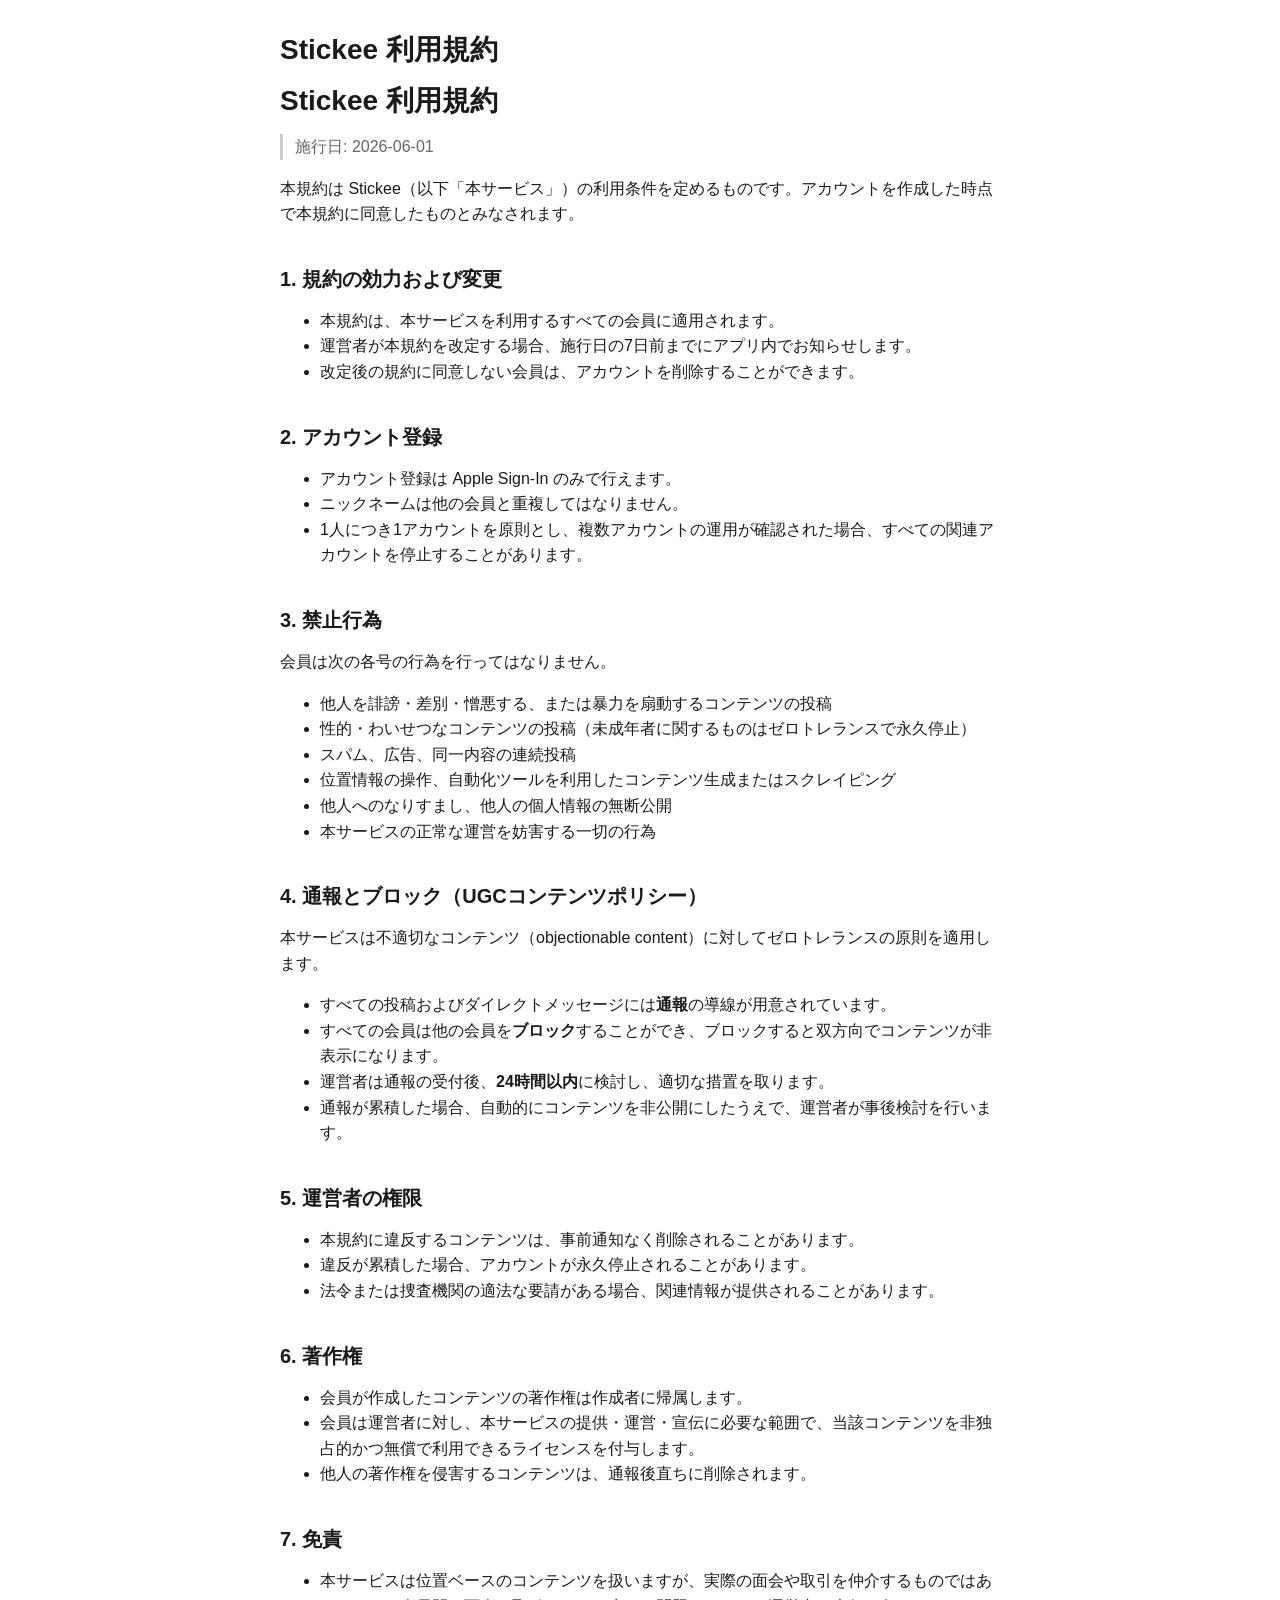
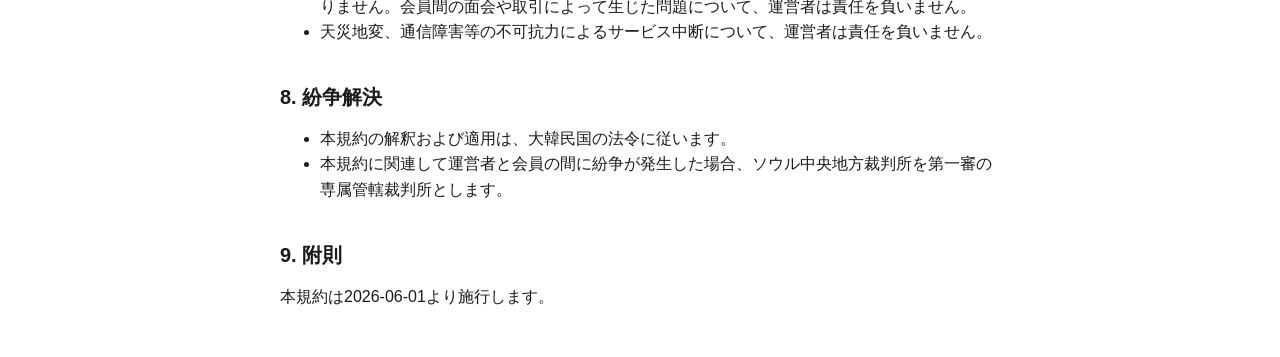
<file: terms.ja.html>
<!DOCTYPE html>
<html xmlns="http://www.w3.org/1999/xhtml">
<head>
  <meta charset="utf-8" />
  <meta name="generator" content="pandoc" />
  <meta name="viewport" content="width=device-width, initial-scale=1.0, user-scalable=yes" />
  <title>Stickee 利用規約</title>
  <style>
    /* Default styles provided by pandoc.
    ** See https://pandoc.org/MANUAL.html#variables-for-html for config info.
    */
    span.smallcaps{font-variant: small-caps;}
    div.columns{display: flex; gap: min(4vw, 1.5em);}
    div.column{flex: auto; overflow-x: auto;}
    div.hanging-indent{margin-left: 1.5em; text-indent: -1.5em;}
    /* The extra [class] is a hack that increases specificity enough to
       override a similar rule in reveal.js */
    ul.task-list[class]{list-style: none;}
    ul.task-list li input[type="checkbox"] {
      font-size: inherit;
      width: 0.8em;
      margin: 0 0.8em 0.2em -1.6em;
      vertical-align: middle;
    }
    .display.math{display: block; text-align: center; margin: 0.5rem auto;}
  </style>
  <link rel="stylesheet" href="style.css" />
</head>
<body>
<header id="title-block-header">
<h1 class="title">Stickee 利用規約</h1>
</header>
<h1 id="stickee-利用規約">Stickee 利用規約</h1>
<blockquote>
<p>施行日: 2026-06-01</p>
</blockquote>
<p>本規約は
Stickee（以下「本サービス」）の利用条件を定めるものです。アカウントを作成した時点で本規約に同意したものとみなされます。</p>
<h2 id="1-規約の効力および変更">1. 規約の効力および変更</h2>
<ul>
<li>本規約は、本サービスを利用するすべての会員に適用されます。</li>
<li>運営者が本規約を改定する場合、施行日の7日前までにアプリ内でお知らせします。</li>
<li>改定後の規約に同意しない会員は、アカウントを削除することができます。</li>
</ul>
<h2 id="2-アカウント登録">2. アカウント登録</h2>
<ul>
<li>アカウント登録は Apple Sign-In のみで行えます。</li>
<li>ニックネームは他の会員と重複してはなりません。</li>
<li>1人につき1アカウントを原則とし、複数アカウントの運用が確認された場合、すべての関連アカウントを停止することがあります。</li>
</ul>
<h2 id="3-禁止行為">3. 禁止行為</h2>
<p>会員は次の各号の行為を行ってはなりません。</p>
<ul>
<li>他人を誹謗・差別・憎悪する、または暴力を扇動するコンテンツの投稿</li>
<li>性的・わいせつなコンテンツの投稿（未成年者に関するものはゼロトレランスで永久停止）</li>
<li>スパム、広告、同一内容の連続投稿</li>
<li>位置情報の操作、自動化ツールを利用したコンテンツ生成またはスクレイピング</li>
<li>他人へのなりすまし、他人の個人情報の無断公開</li>
<li>本サービスの正常な運営を妨害する一切の行為</li>
</ul>
<h2 id="4-通報とブロックugcコンテンツポリシー">4.
通報とブロック（UGCコンテンツポリシー）</h2>
<p>本サービスは不適切なコンテンツ（objectionable
content）に対してゼロトレランスの原則を適用します。</p>
<ul>
<li>すべての投稿およびダイレクトメッセージには<strong>通報</strong>の導線が用意されています。</li>
<li>すべての会員は他の会員を<strong>ブロック</strong>することができ、ブロックすると双方向でコンテンツが非表示になります。</li>
<li>運営者は通報の受付後、<strong>24時間以内</strong>に検討し、適切な措置を取ります。</li>
<li>通報が累積した場合、自動的にコンテンツを非公開にしたうえで、運営者が事後検討を行います。</li>
</ul>
<h2 id="5-運営者の権限">5. 運営者の権限</h2>
<ul>
<li>本規約に違反するコンテンツは、事前通知なく削除されることがあります。</li>
<li>違反が累積した場合、アカウントが永久停止されることがあります。</li>
<li>法令または捜査機関の適法な要請がある場合、関連情報が提供されることがあります。</li>
</ul>
<h2 id="6-著作権">6. 著作権</h2>
<ul>
<li>会員が作成したコンテンツの著作権は作成者に帰属します。</li>
<li>会員は運営者に対し、本サービスの提供・運営・宣伝に必要な範囲で、当該コンテンツを非独占的かつ無償で利用できるライセンスを付与します。</li>
<li>他人の著作権を侵害するコンテンツは、通報後直ちに削除されます。</li>
</ul>
<h2 id="7-免責">7. 免責</h2>
<ul>
<li>本サービスは位置ベースのコンテンツを扱いますが、実際の面会や取引を仲介するものではありません。会員間の面会や取引によって生じた問題について、運営者は責任を負いません。</li>
<li>天災地変、通信障害等の不可抗力によるサービス中断について、運営者は責任を負いません。</li>
</ul>
<h2 id="8-紛争解決">8. 紛争解決</h2>
<ul>
<li>本規約の解釈および適用は、大韓民国の法令に従います。</li>
<li>本規約に関連して運営者と会員の間に紛争が発生した場合、ソウル中央地方裁判所を第一審の専属管轄裁判所とします。</li>
</ul>
<h2 id="9-附則">9. 附則</h2>
<p>本規約は2026-06-01より施行します。</p>
</body>
</html>
</file>
<file: style.css>
body {
  font-family: -apple-system, BlinkMacSystemFont, "Helvetica Neue", sans-serif;
  max-width: 720px;
  margin: 0 auto;
  padding: 32px 20px;
  line-height: 1.6;
  color: #1a1a1a;
}
@media (prefers-color-scheme: dark) {
  body { background: #0b0b0b; color: #eaeaea; }
  a { color: #6ab0ff; }
  table, th, td { border-color: #333; }
}
h1, h2 { line-height: 1.25; }
h1 { font-size: 28px; margin: 0 0 16px; }
h2 { font-size: 20px; margin: 32px 0 12px; padding-top: 8px; }
table { border-collapse: collapse; width: 100%; }
th, td { border: 1px solid #ddd; padding: 6px 10px; text-align: left; }
blockquote { color: #666; border-left: 3px solid #ccc; margin: 0; padding-left: 12px; }
hr { border: 0; border-top: 1px solid #ddd; margin: 32px 0; }
a { color: #0a84ff; }
</file>
